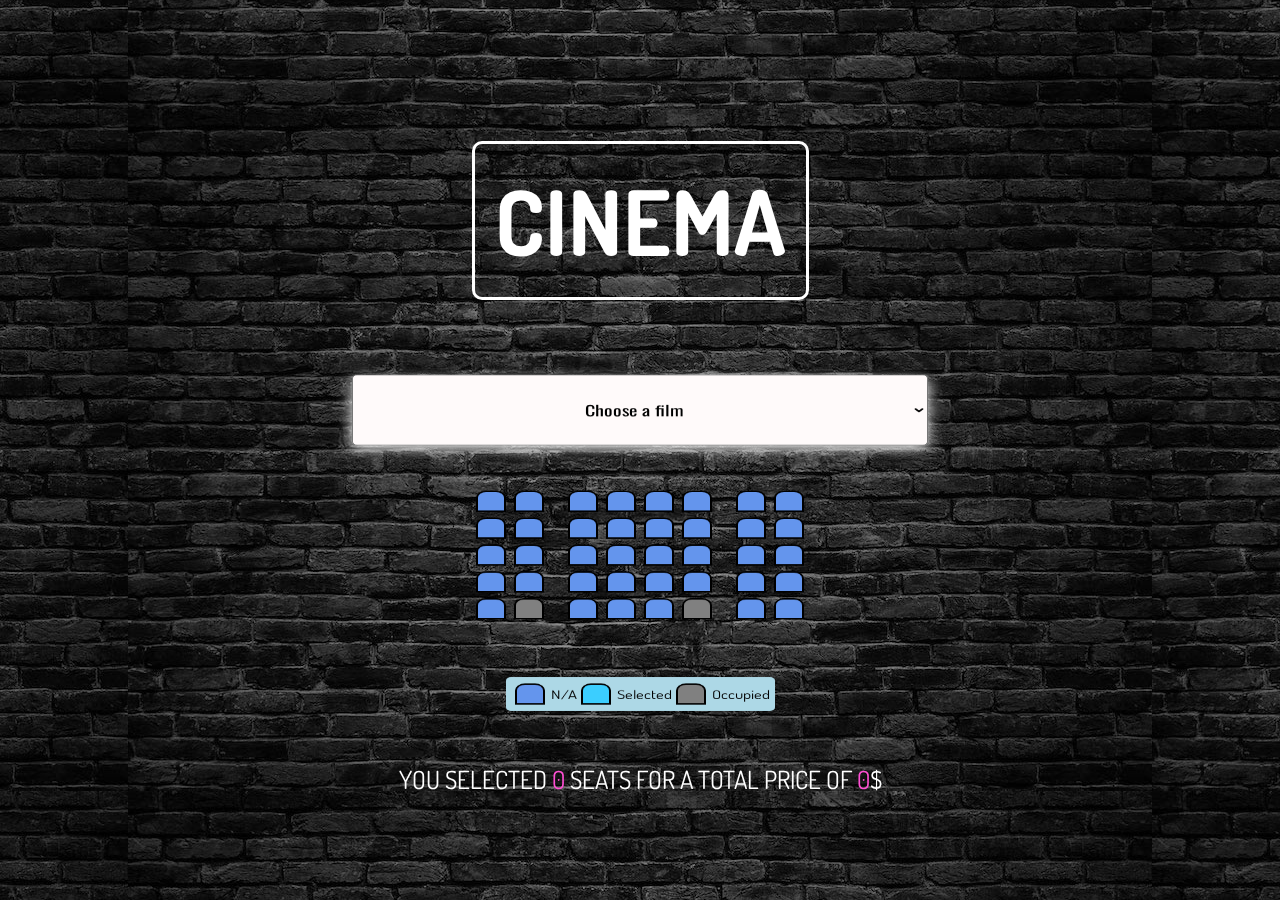
<file: 20-web-projects-vanilla-js/cinema-seat-booking/index.html>
<!DOCTYPE html>
<html lang="en">
    <head>
        <meta charset="UTF-8" />
        <meta name="viewport" content="width=device-width, initial-scale=1.0" />
        <title>Cinema Seats</title>
        <link rel="stylesheet" href="style.css" />
    </head>
    <body>
        <h1 class="cinema-title">Cinema</h1>
        <div class="movie-container">
            <select id="movie-selected">
                <option value="" >Choose a film</option>
                <option value="12">Birds Of Prey (12$)</option>
                <option value="15">Bad Boys 3 (15$)</option>
                <option value="8">1917 (8$)</option>
                <option value="7">Parasite (7$)</option>
            </select>

            <div class="room-container">
                <div class="row">
                    <div class="seat"></div>
                    <div class="seat"></div>
                    <div class="seat"></div>
                    <div class="seat"></div>
                    <div class="seat"></div>
                    <div class="seat"></div>
                    <div class="seat"></div>
                    <div class="seat"></div>
                </div>
                <div class="row">
                    <div class="seat"></div>
                    <div class="seat"></div>
                    <div class="seat"></div>
                    <div class="seat"></div>
                    <div class="seat"></div>
                    <div class="seat"></div>
                    <div class="seat"></div>
                    <div class="seat"></div>
                </div>
                <div class="row">
                    <div class="seat"></div>
                    <div class="seat"></div>
                    <div class="seat"></div>
                    <div class="seat"></div>
                    <div class="seat"></div>
                    <div class="seat"></div>
                    <div class="seat"></div>
                    <div class="seat"></div>
                </div>
                <div class="row">
                    <div class="seat"></div>
                    <div class="seat"></div>
                    <div class="seat"></div>
                    <div class="seat"></div>
                    <div class="seat"></div>
                    <div class="seat"></div>
                    <div class="seat"></div>
                    <div class="seat"></div>
                </div>
                <div class="row">
                    <div class="seat"></div>
                    <div class="seat occupied"></div>
                    <div class="seat"></div>
                    <div class="seat"></div>
                    <div class="seat"></div>
                    <div class="seat occupied"></div>
                    <div class="seat"></div>
                    <div class="seat"></div>
                </div>
            </div>

            <ul class="showcase">
                <li>
                    <div class="seat"></div>
                    <small>N/A</small>
                </li>
                <li>
                    <div class="seat selected"></div>
                    <small>Selected</small>
                </li>
                <li>
                    <div class="seat occupied"></div>
                    <small>Occupied</small>
                </li>
            </ul>

            <p class="text">
                You selected <span id="count">0</span> seats for a total price
                of <span id="total-price">0</span>$
            </p>

            <script src="index.js"></script>
        </div>
    </body>
</html>
</file>
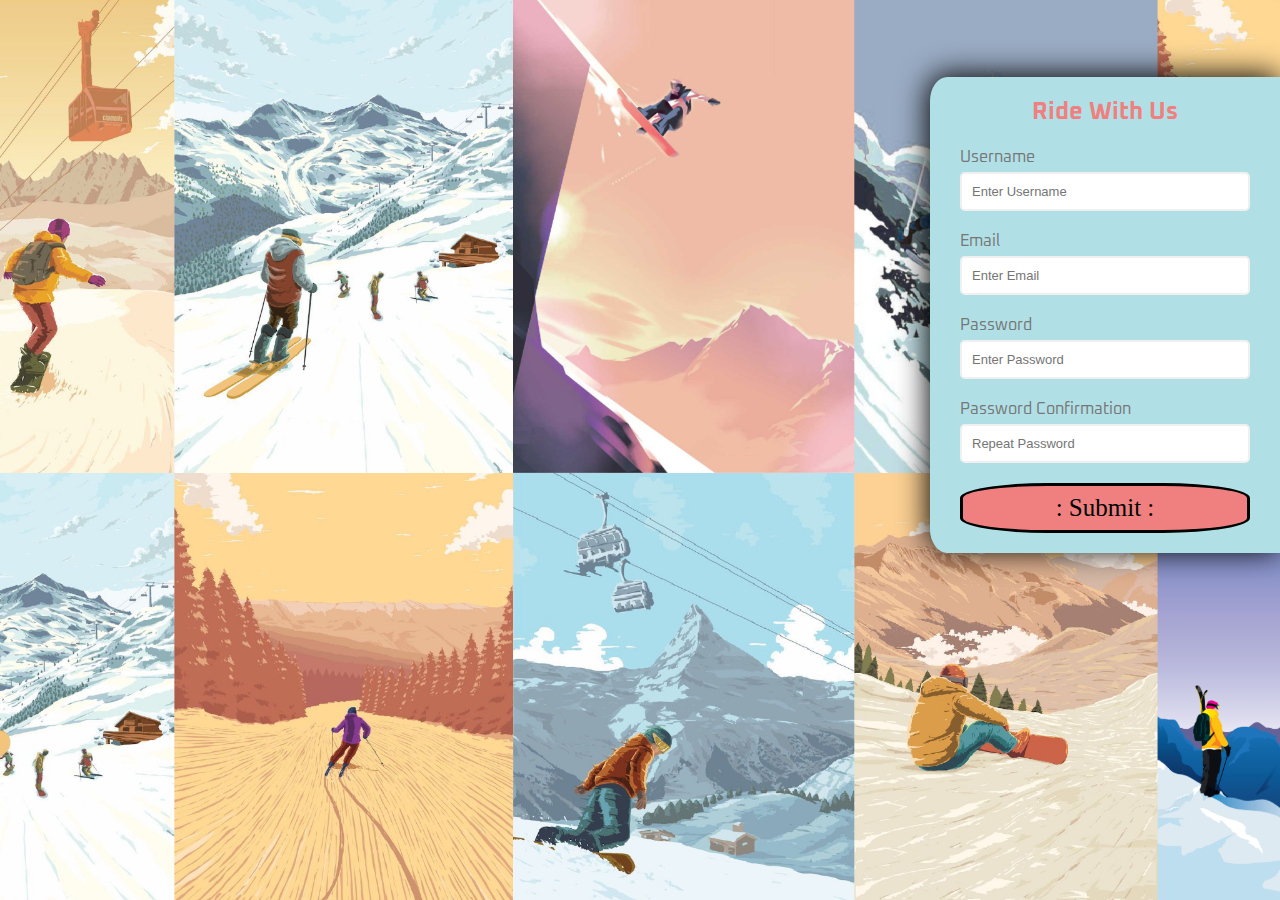
<file: 20-web-projects-vanilla-js/form-validator/index.html>
<!DOCTYPE html>
<html lang="en">
<head>
    <meta charset="UTF-8">
    <meta name="viewport" content="width=device-width, initial-scale=1.0">
    <link rel="stylesheet" href="style.css">
    <title>Form Validator</title>
</head>
<body>
    <div class="form-container">
        <form id="form" class="form">
            <h2>Ride With Us</h2>
            <div class="form-control">
                <label for="username">Username</label>
                <input type="text" id="username" placeholder="Enter Username">
                <small>Error Message</small>
            </div>
            <div class="form-control">
                <label for="email">Email</label>
                <input type="text" id="email" placeholder="Enter Email">
                <small>Error Message</small>
            </div>
            <div class="form-control">
                <label for="password">Password</label>
                <input type="password" id="password" placeholder="Enter Password">
                <small>Error Message</small>
            </div>
            <div class="form-control">
                <label for="password-confirmation">Password Confirmation</label>
                <input type="password" id="password-confirmation" placeholder="Repeat Password">
                <small>Error Message</small>
            </div>
            <button>: Submit :</button>
        </form>
    </div>
    <script src="index.js"></script>
</body>
</html>
</file>
<file: 20-web-projects-vanilla-js/cinema-seat-booking/style.css>
@import url('https://fonts.googleapis.com/css?family=Oswald&display=swap');

@import url('https://fonts.googleapis.com/css?family=Dosis&display=swap');

* {
    box-sizing: border-box;
}

:root {
    font-size: 10px;
    --neon-cinema-text-color: #3bceff;
    --neon-cinema-box-color: #ff4fd3
}

body {
    background: url(wall.jpeg) center fixed;
    color: black;
    display: flex;
    flex-direction: column;
    align-items: center;
    justify-content: center ;
    min-height: 100vh;
    margin: 0;
    perspective: 100rem;
}

h1 {
    color: #fff;
    border: .3rem solid #fff ;
    border-radius: 1rem;
    padding: 2rem 2rem;
    font-family: 'Dosis', sans-serif;
    font-size: 10vh;
    text-transform: uppercase;
    animation: neon 1.5s infinite alternate;

}

.movie-container {
    display: flex;
    flex-direction: column;
    justify-content: center;
    align-items: center;
    width: 80vh;
    font-size: 2rem;
    font-family: 'Dosis', sans-serif;
}

.movie-container select {
    cursor: pointer;
    width: 80%;
    height: 10rem;
    background-color: snow;
    font-size: 2rem;
    font-family: 'Oswald', sans-serif;
    text-align-last: center;
    border-radius: .5rem;
    padding: .5rem 2rem;
    transform: rotateX(-45deg);
    box-shadow: 0 .5rem 1.5rem #fff ;
}

.room-container {
    transform: rotateX(45deg);
    width: 80%;
}
.showcase {
    display: flex;
    justify-content: space-between;
    align-items: center;
    border-radius: 0.5rem;
    padding: 0.5rem;
    background-color: lightblue;
    list-style-type: none;
    transform: rotateX(45deg);
}

.showcase li {
    display: flex;
    align-items: center;
    justify-content: center;
}

.showcase small {
    margin-left: .2rem;
}

.row{
    display: flex;
    justify-content: center;
    align-items: center;
}

.seat {
    background-color: cornflowerblue;
    margin: .4rem;
    width: 3rem;
    height: 3rem;
    border: .2rem solid black;
    border-radius: 1rem 1rem 0 0;
}

.seat.selected {
    background-color: var(--neon-cinema-text-color);
}

.seat.occupied {
    background-color: grey;
}

.seat:nth-of-type(2) {
    margin-right: 2rem;
}

.seat:nth-last-of-type(2) {
    margin-left: 2rem;
}

.seat:not(.occupied):hover {
    cursor: pointer;
    transform: scale(1.5);
}

.showcase .seat:not(.occupied):hover  {
    cursor: default;
    transform: scale(1);
}

.movie-container p {
    color: #fff;
    border-radius: 1rem;
    font-family: 'Dosis', sans-serif;
    font-size: 2.5rem;
    text-transform: uppercase;
    animation: text-neon 1.5s infinite alternate; 
}

.movie-container span {
    color: var(--neon-cinema-box-color);
    border-radius: 1rem;
    font-family: 'Dosis', sans-serif;
    font-size: 2.5rem;
    text-transform: uppercase;
    animation: text-neon 1.5s infinite alternate;  
}

@keyframes neon {

    0%, 19%, 21%, 23%, 25%, 50%, 59%, 100% {

        text-shadow: -0.1rem -0.1rem 1rem #fff,
        0.1rem 0.1rem 1rem #fff,
        0 0 2rem var(--neon-cinema-text-color),
        0 0 4rem var(--neon-cinema-text-color),
        0 0 6rem var(--neon-cinema-text-color),
        0 0 8rem var(--neon-cinema-text-color),
        0 0 10rem var(--neon-cinema-text-color);

        box-shadow: 0 0 .5rem #fff,
        0 0 .5rem inset,
        0 0 1rem inset var(--neon-cinema-box-color),
        0 0 2rem inset var(--neon-cinema-box-color),
        0 0 1rem var(--neon-cinema-box-color),
        0 0 2rem var(--neon-cinema-box-color);
    }

    27%, 29%, 57% {
        text-shadow: none;
        box-shadow: none;
    }
}

@keyframes text-neon{

    0%, 19%, 21%, 23%, 25%, 50%, 59%, 100% {
        text-shadow: -0.1rem -0.1rem 1rem #fff,
        0.1rem 0.1rem 1rem #fff,
        0 0 2rem var(--neon-cinema-text-color),
        0 0 4rem var(--neon-cinema-text-color),
        0 0 6rem var(--neon-cinema-text-color),
        0 0 8rem var(--neon-cinema-text-color),
        0 0 10rem var(--neon-cinema-text-color);
    }

    20%, 22%, 57% {
        text-shadow: none;
    }
}


@media (min-width: 0px) and (max-width: 500px) {
    :root {
        --neon-cinema-text-color: #3bceff;
        --neon-cinema-box-color: #ff4fd3
    } 

    .movie-container {
        width: 300px;
    }
}
</file>
<file: 20-web-projects-vanilla-js/form-validator/style.css>
@import url('https://fonts.googleapis.com/css?family=Oxanium&display=swap');

@import url('https://fonts.googleapis.com/css?family=Anton|Luckiest+Guy|Nosifer|Permanent+Marker|Rock+Salt|Special+Elite|Trade+Winds&display=swap');

* {
    box-sizing: border-box;
}

:root {
    --error-color: #e74c3c;
}

body {
    background: url(resources/bd.png) no-repeat center center fixed;
    background-size: cover;
    -webkit-background-size: cover;
    -moz-background-size: cover;
    -o-background-size: cover;
    font-family: 'Oxanium';
    display: flex;
    justify-content: flex-end;
    align-items: center;
    min-height: 70vh;
    margin: 0;
    overflow: hidden;
}

.form-container {
    background-color: powderblue;
    border-radius: 5% 0% 0% 5%;
    box-shadow: -2px -2px 30px #000000;
    width: 350px;
}

.form {
    padding: 20px 30px;
}

form > h2 {
    text-align: center;
    margin: 0 0 20px;
    color: #f08080;
}

.form-control {
    margin-bottom: 10px;
    padding-bottom: 10px;
    position: relative;
}

.form-control label {
    display: block;
    color: #777;
    margin-bottom: 5px;
}

.form-control input {
    display: block;
    width: 100%;
    border: 2px solid #f0f0f0;
    border-radius: 5px;
    padding: 10px;
    font-size: 13px;
}

.form-control input:focus {
    outline: 0;
    border-color: orange;
}

.form-control.error input {
    border-color: var(--error-color);
}

.form-control small {
    color: var(--error-color);
    position: absolute;
    margin-top: 1px;
    left: 0;
    visibility: hidden;
}

.form-control.error small {
    visibility: visible;
}

.form button {
    cursor: pointer;
    background-color: #f08080;
    border: 3px solid black;
    border-radius: 30%;
    width: 100%;
    height: 50px;
    font-size: 25px;
    font-family: 'Nosifer', cursive;
    font-family: 'Permanent Marker', cursive;
    color: #000;
}

.form button:hover {
    animation: rotate 0.7s ease-in-out both;
}

.form button:hover::after {
    content: '';
    position: absolute;
    top: 30px;
    right: 0px;
    width: 100%;
    height: 30px;
    background: snow;
    border-radius: 100%;
    animation: snow 3000ms ease-out forwards;
}

.form button:hover::before {
    content: '';
    position: absolute;
    right: 0;
    top: 30px;
    width: 100%;
    height: 30px;
    border-radius: 80%;
    background: snow;
    animation: board 1000ms ease-out forwards;
}

@keyframes rotate {
    0% {
        transform: rotate(0deg) translate3d(0, 0, 0);
    }
    25% {
        transform: rotate(3deg) translate3d(0, 0, 0);
    }
    50% {
        transform: rotate(-3deg) translate3d(0, 0, 0);
    }
    75% {
        transform: rotate(1deg) translate3d(0, 0, 0);
    }
    100% {
        transform: rotate(0deg) translate3d(0, 0, 0);
    }
}

@keyframes snow {
    100% {
        transform: translateY(20px) scale(2);
        filter: blur(10px);
        opacity: 0;
    }
}

@keyframes board {
    100% {
        transform: translateY(-20px) scale(1.5);
        filter: blur(20px);
        opacity: 1;
    }
}
</file>
